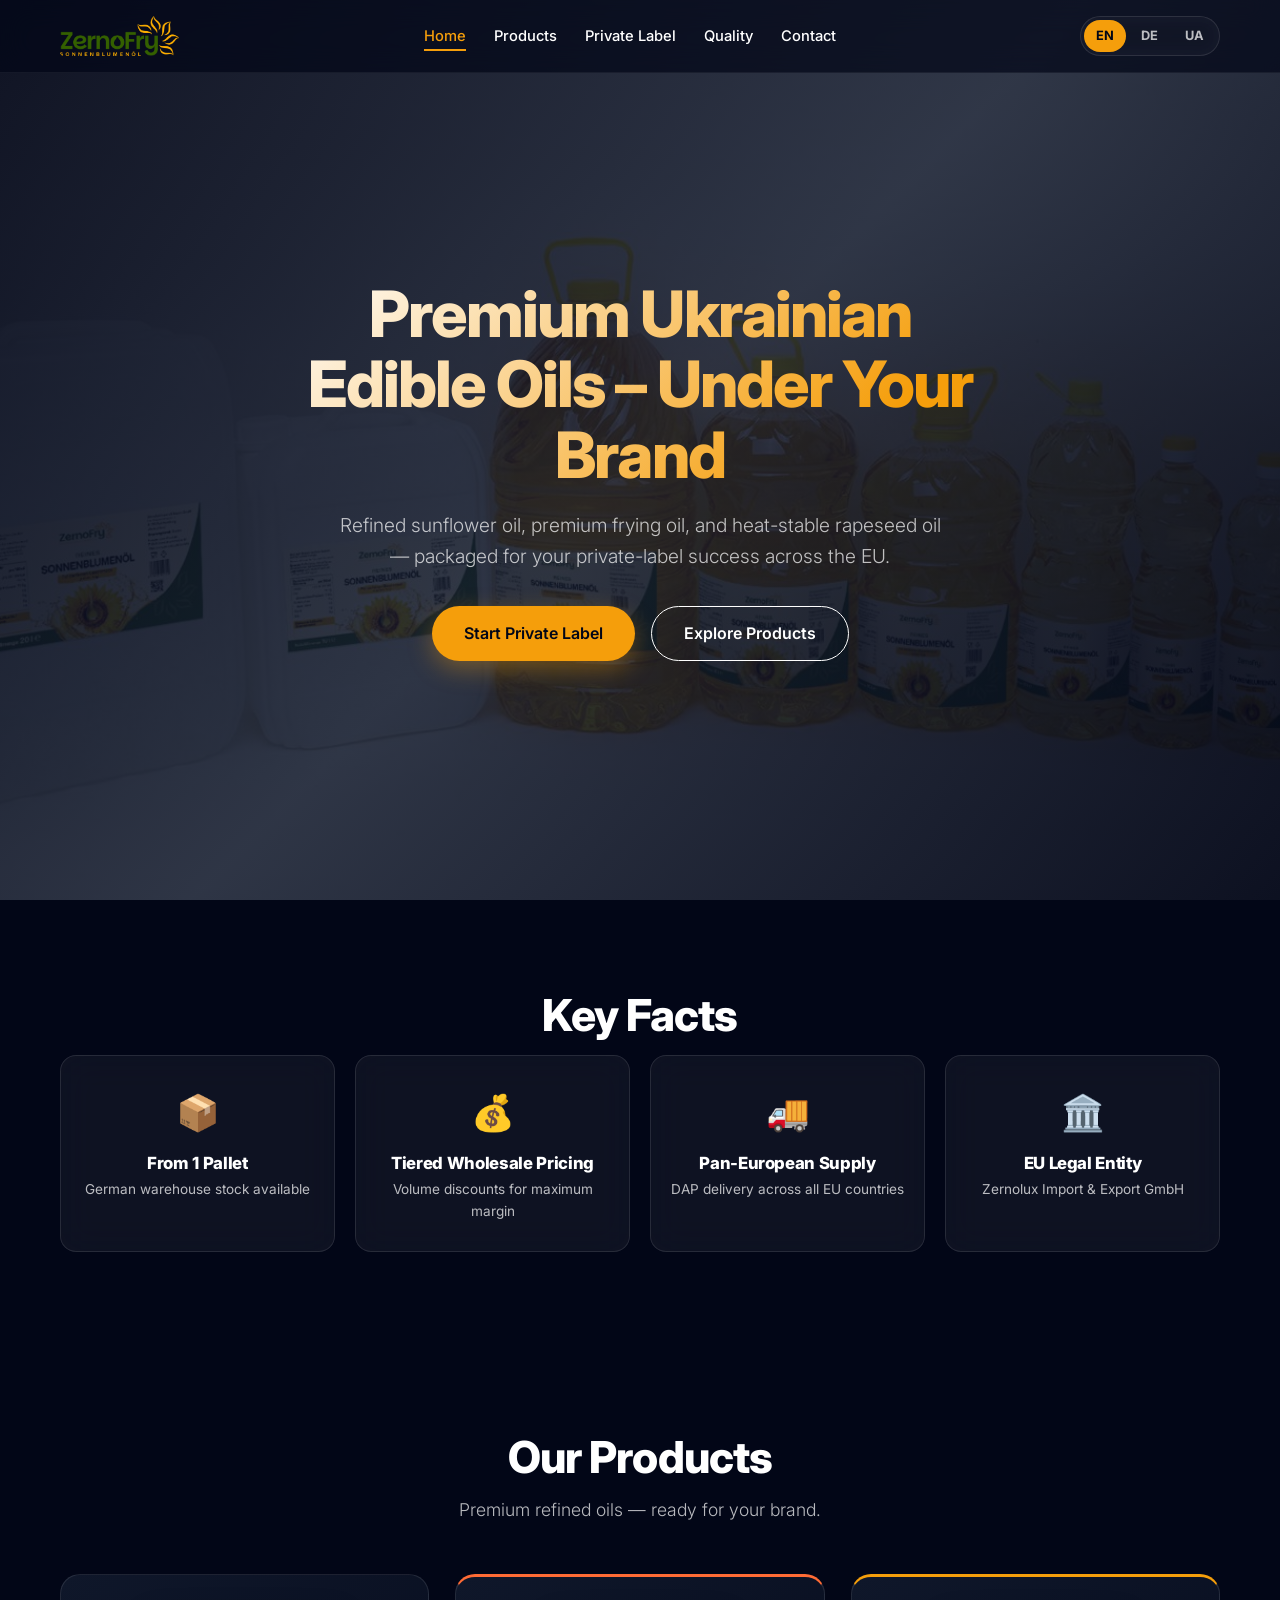
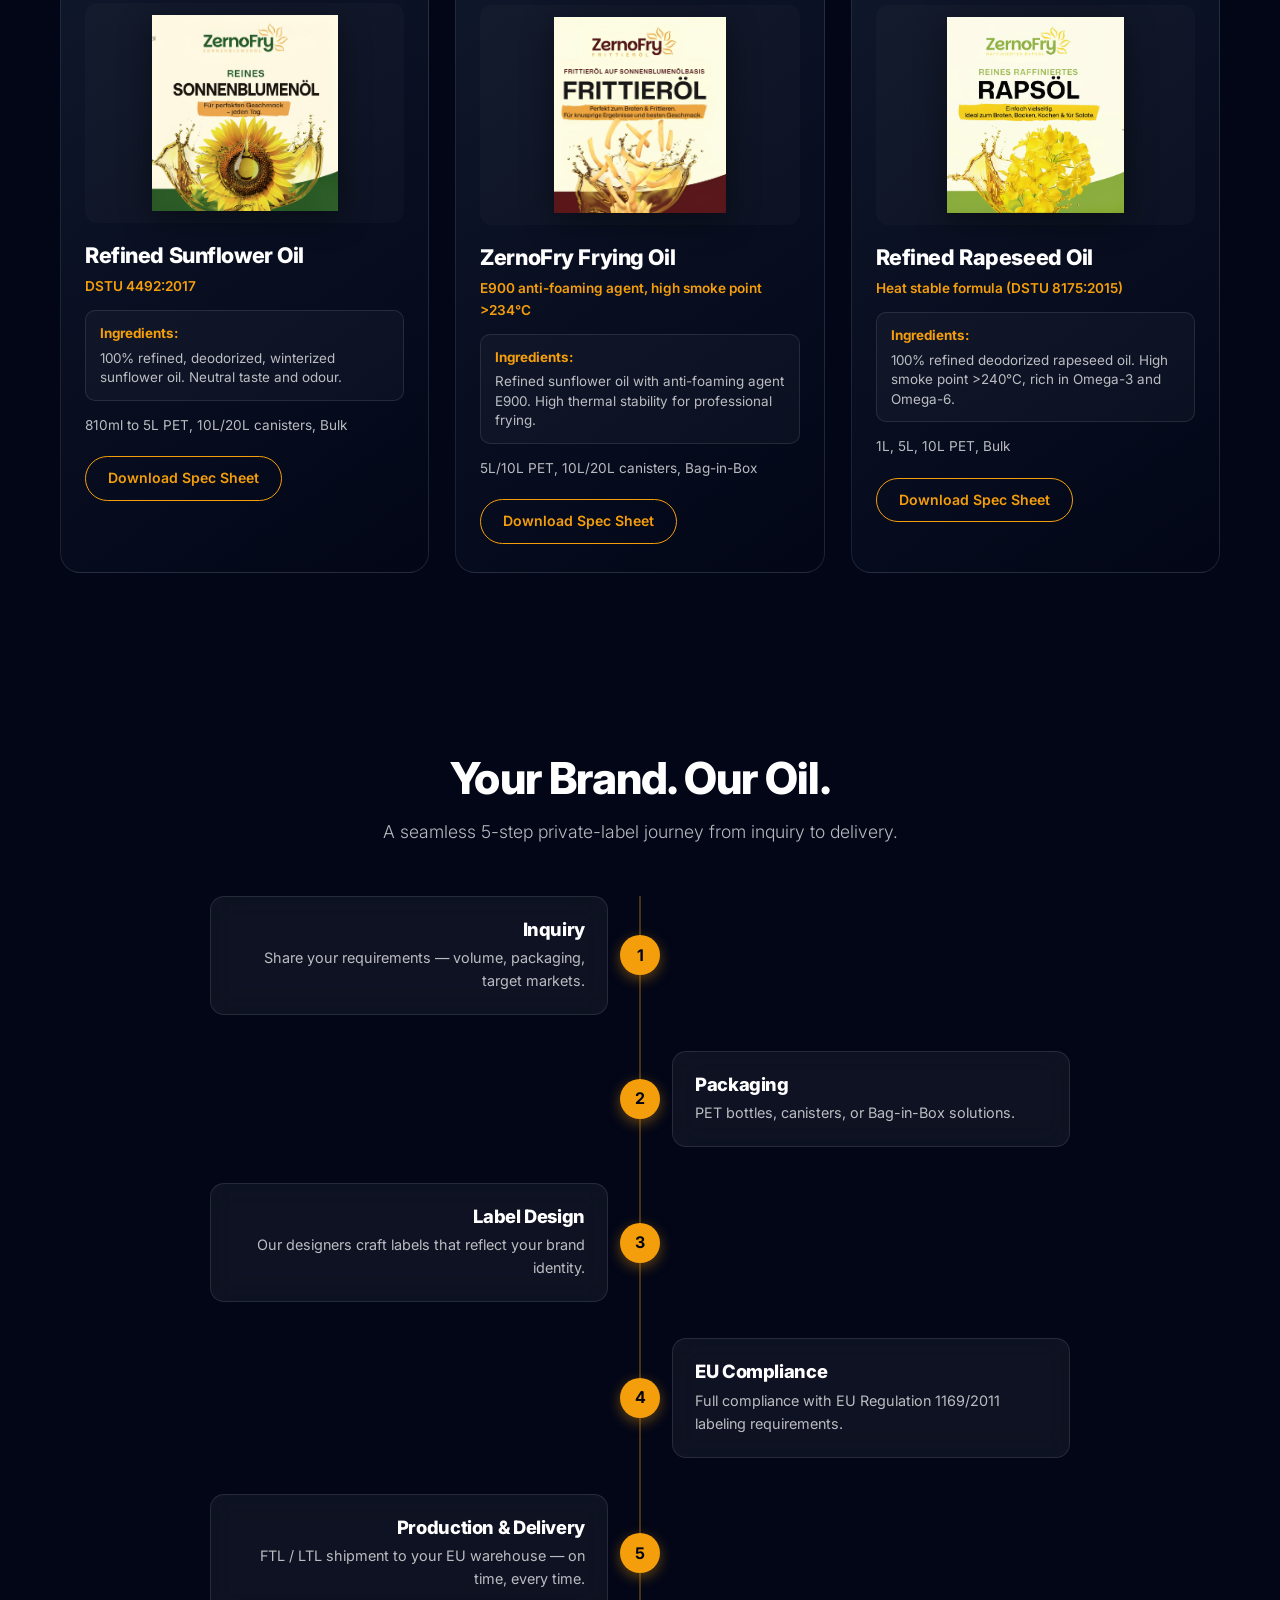
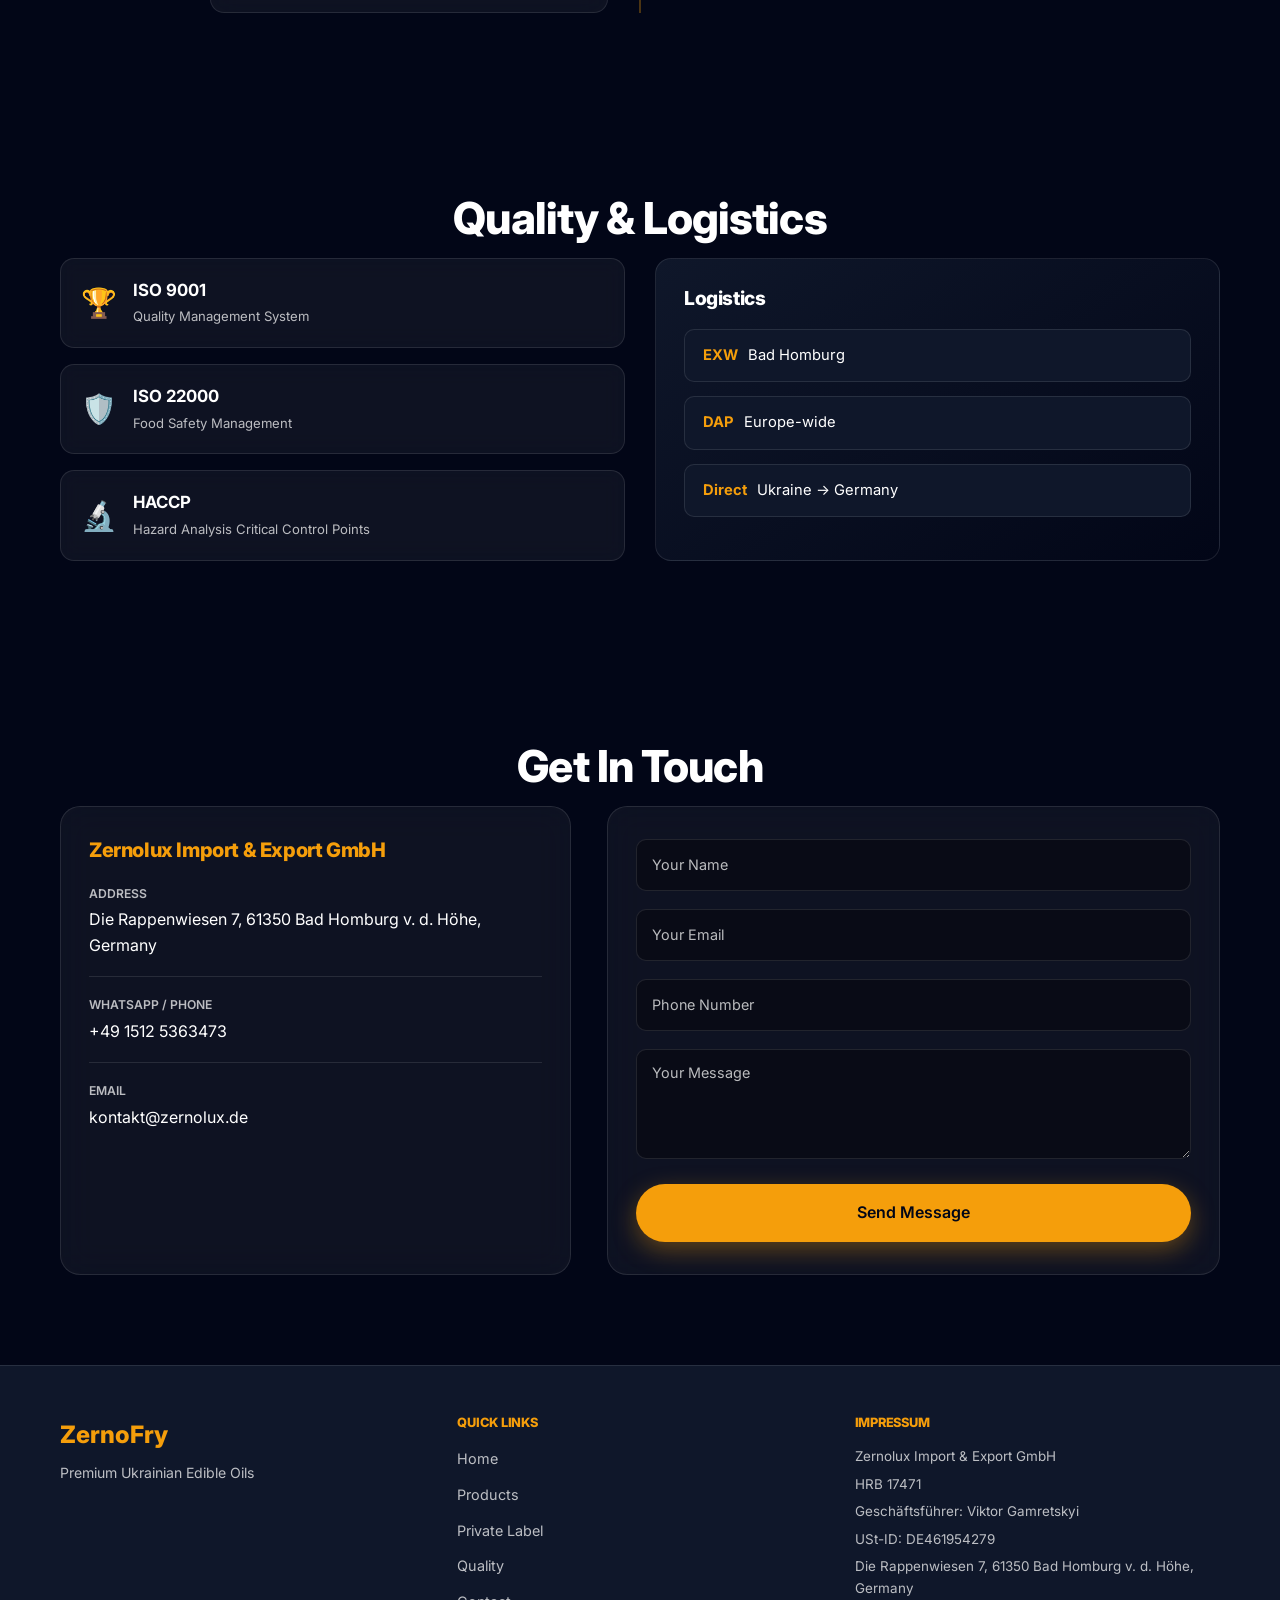
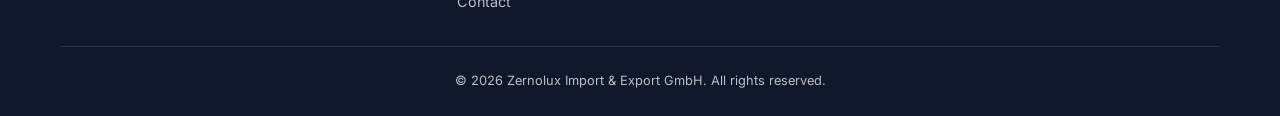
<file: index.html>
<!doctype html>
<html lang="en">
  <head>
    <meta charset="UTF-8" />
    <meta
      name="viewport"
      content="width=device-width, initial-scale=1.0, maximum-scale=5.0"
    />
    <meta
      name="description"
      content="Zernolux Import & Export GmbH – Premium Ukrainian edible oils for private-label B2B distribution across the EU."
    />
    <meta name="theme-color" content="#020617" />
    <link rel="preconnect" href="https://fonts.googleapis.com" />
    <link rel="preconnect" href="https://fonts.gstatic.com" crossorigin />
    <link
      href="https://fonts.googleapis.com/css2?family=Inter:wght@300;400;500;600;700;800;900&display=swap"
      rel="stylesheet"
    />
    <link rel="stylesheet" href="css/style.css" />
    <title data-i18n="meta.title">Zernolux Import & Export GmbH</title>
  </head>
  <body>
    <!-- ================================================================== -->
    <!--  HEADER / NAVIGATION                                               -->
    <!-- ================================================================== -->
    <header class="header" id="header">
      <div class="header__container container">
        <a href="#hero" class="logo" aria-label="ZernoFry">
          <img src="images/logo.jpg" alt="ZernoFry Logo" class="logo__img" />
        </a>

        <!-- Навігація (десктоп + мобільна шторка) -->
        <nav class="nav" id="nav">
          <ul class="nav__list">
            <li>
              <a href="#hero" class="nav__link active" data-i18n="nav.home"
                >Home</a
              >
            </li>
            <li>
              <a href="#products" class="nav__link" data-i18n="nav.products"
                >Products</a
              >
            </li>
            <li>
              <a
                href="#private-label"
                class="nav__link"
                data-i18n="nav.privateLabel"
                >Private Label</a
              >
            </li>
            <li>
              <a href="#quality" class="nav__link" data-i18n="nav.quality"
                >Quality</a
              >
            </li>
            <li>
              <a href="#contact" class="nav__link" data-i18n="nav.contact"
                >Contact</a
              >
            </li>
          </ul>
        </nav>

        <div class="header__actions">
          <div class="lang-switcher" id="langSwitcher">
            <button class="lang-btn active" data-lang="en" data-i18n="lang.en">
              EN
            </button>
            <button class="lang-btn" data-lang="de" data-i18n="lang.de">
              DE
            </button>
            <button class="lang-btn" data-lang="uk" data-i18n="lang.uk">
              UA
            </button>
          </div>

          <!-- Кнопка гамбургер-меню для телефонів -->
          <button
            class="nav-toggle"
            id="navToggle"
            aria-label="Open menu"
            aria-expanded="false"
          >
            <span class="nav-toggle__bar"></span>
            <span class="nav-toggle__bar"></span>
            <span class="nav-toggle__bar"></span>
          </button>
        </div>
      </div>
    </header>

    <!-- Мобільна підкладка при відкритому меню -->
    <div class="nav-overlay" id="navOverlay"></div>

    <!-- ================================================================== -->
    <!--  HERO SECTION                                                      -->
    <!-- ================================================================== -->
    <section class="hero" id="hero">
      <div
        class="hero__bg"
        style="background-image: url(&quot;images/sunflower-lineup.jpg&quot;)"
      ></div>
      <div class="hero__overlay"></div>
      <div class="hero__content container">
        <h1 class="hero__title" data-i18n="hero.headline">
          Premium Ukrainian Edible Oils – Under Your Brand
        </h1>
        <p class="hero__subtitle" data-i18n="hero.subtitle">
          Refined sunflower oil, premium frying oil, and heat-stable rapeseed
          oil — packaged for your private-label success across the EU.
        </p>
        <div class="hero__cta-group">
          <a
            href="#contact"
            class="btn btn--primary"
            data-i18n="hero.cta.primary"
            >Start Private Label</a
          >
          <a
            href="#products"
            class="btn btn--secondary"
            data-i18n="hero.cta.secondary"
            >Explore Products</a
          >
        </div>
      </div>
    </section>

    <!-- ================================================================== -->
    <!--  KEY FACTS SECTION                                                 -->
    <!-- ================================================================== -->
    <section class="facts section" id="facts">
      <div class="container">
        <h2 class="section__title" data-i18n="keyFacts.title">Key Facts</h2>
        <div class="facts__grid">
          <div class="fact-card reveal">
            <div class="fact-card__icon">📦</div>
            <div class="fact-card__content">
              <h3 class="fact-card__title" data-i18n="keyFacts.fact1">
                From 1 Pallet
              </h3>
              <p class="fact-card__text" data-i18n="keyFacts.fact1.sub">
                German warehouse stock available
              </p>
            </div>
          </div>
          <div class="fact-card reveal">
            <div class="fact-card__icon">💰</div>
            <div class="fact-card__content">
              <h3 class="fact-card__title" data-i18n="keyFacts.fact2">
                Tiered Wholesale Pricing
              </h3>
              <p class="fact-card__text" data-i18n="keyFacts.fact2.sub">
                Volume discounts for maximum margin
              </p>
            </div>
          </div>
          <div class="fact-card reveal">
            <div class="fact-card__icon">🚚</div>
            <div class="fact-card__content">
              <h3 class="fact-card__title" data-i18n="keyFacts.fact3">
                Pan-European Supply
              </h3>
              <p class="fact-card__text" data-i18n="keyFacts.fact3.sub">
                DAP delivery across all EU countries
              </p>
            </div>
          </div>
          <div class="fact-card reveal">
            <div class="fact-card__icon">🏛️</div>
            <div class="fact-card__content">
              <h3 class="fact-card__title" data-i18n="keyFacts.fact4">
                EU Legal Entity
              </h3>
              <p class="fact-card__text" data-i18n="keyFacts.fact4.sub">
                Zernolux Import &amp; Export GmbH
              </p>
            </div>
          </div>
        </div>
      </div>
    </section>

    <!-- ================================================================== -->
    <!--  PRODUCTS SECTION                                                  -->
    <!-- ================================================================== -->
    <section class="products section" id="products">
      <div class="container">
        <h2 class="section__title" data-i18n="products.title">Our Products</h2>
        <p class="section__subtitle" data-i18n="products.subtitle">
          Premium refined oils — ready for your brand.
        </p>

        <div class="products__grid">
          <!-- Картка 1: Соняшникова олія -->
          <div class="product-card product-card--sunflower reveal">
            <div class="product-card__image">
              <img
                src="images/sunflower-photo.jpg"
                alt="Refined Sunflower Oil"
                class="product-card__photo"
                loading="lazy"
              />
            </div>
            <div class="product-card__body">
              <h3 class="product-card__title" data-i18n="products.card1.title">
                Refined Sunflower Oil
              </h3>
              <p class="product-card__spec" data-i18n="products.card1.spec">
                DSTU 4492:2017
              </p>

              <div class="product-card__ingredients">
                <strong data-i18n="products.ingredientsTitle"
                  >Ingredients:</strong
                >
                <p data-i18n="products.card1.ingredients">
                  100% refined, deodorized, winterized sunflower oil. Neutral
                  taste and odour.
                </p>
              </div>

              <p
                class="product-card__packaging"
                data-i18n="products.card1.packaging"
              >
                810ml to 5L PET, 10L/20L canisters, Bulk
              </p>
              <a
                href="docs/Produktspezifikation EN.pdf"
                data-i18n="products.card1.cta"
                data-i18n-href="products.card1.pdf"
                class="product-card__cta btn btn--small"
                target="_blank"
                rel="noopener"
                >Download Spec Sheet</a
              >
            </div>
          </div>

          <!-- Картка 2: Фритюрна олія ZernoFry -->
          <div class="product-card product-card--frying reveal">
            <div class="product-card__image">
              <img
                src="images/frying-photo.jpg"
                alt="ZernoFry Frying Oil"
                class="product-card__photo"
                loading="lazy"
              />
            </div>
            <div class="product-card__body">
              <h3 class="product-card__title" data-i18n="products.card2.title">
                ZernoFry Frying Oil
              </h3>
              <p
                class="product-card__features"
                data-i18n="products.card2.features"
              >
                E900 anti-foaming agent, high smoke point >234°C
              </p>

              <div class="product-card__ingredients">
                <strong data-i18n="products.ingredientsTitle"
                  >Ingredients:</strong
                >
                <p data-i18n="products.card2.ingredients">
                  Refined sunflower oil with anti-foaming agent E900. High
                  thermal stability for professional frying.
                </p>
              </div>

              <p
                class="product-card__packaging"
                data-i18n="products.card2.packaging"
              >
                5L/10L PET, 10L/20L canisters, Bag-in-Box
              </p>
              <a
                href="docs/Produktspezifikation EN.pdf"
                data-i18n="products.card2.cta"
                data-i18n-href="products.card2.pdf"
                class="product-card__cta btn btn--small"
                target="_blank"
                rel="noopener"
                >Download Spec Sheet</a
              >
            </div>
          </div>

          <!-- Картка 3: Ріпакова олія -->
          <div class="product-card product-card--rapeseed reveal">
            <div class="product-card__image">
              <img
                src="images/rapeseed-photo.jpg"
                alt="Refined Rapeseed Oil"
                class="product-card__photo"
                loading="lazy"
              />
            </div>
            <div class="product-card__body">
              <h3 class="product-card__title" data-i18n="products.card3.title">
                Refined Rapeseed Oil
              </h3>
              <p
                class="product-card__features"
                data-i18n="products.card3.features"
              >
                Heat stable formula (DSTU 8175:2015)
              </p>

              <div class="product-card__ingredients">
                <strong data-i18n="products.ingredientsTitle"
                  >Ingredients:</strong
                >
                <p data-i18n="products.card3.ingredients">
                  100% refined deodorized rapeseed oil. High smoke point >240°C,
                  rich in Omega-3 and Omega-6.
                </p>
              </div>

              <p
                class="product-card__packaging"
                data-i18n="products.card3.packaging"
              >
                1L, 5L, 10L PET, Bulk
              </p>
              <a
                href="docs/Zernolux_Rapeseed_Oil_Specification_EN_.pdf"
                data-i18n="products.card3.cta"
                data-i18n-href="products.card3.pdf"
                class="product-card__cta btn btn--small"
                target="_blank"
                rel="noopener"
                >Download Spec Sheet</a
              >
            </div>
          </div>
        </div>
      </div>
    </section>

    <!-- ================================================================== -->
    <!--  PRIVATE LABEL TIMELINE                                            -->
    <!-- ================================================================== -->
    <section class="private-label section" id="private-label">
      <div class="container">
        <h2 class="section__title" data-i18n="privateLabel.title">
          Your Brand. Our Oil.
        </h2>
        <p class="section__subtitle" data-i18n="privateLabel.subtitle">
          A seamless 5-step private-label journey from inquiry to delivery.
        </p>

        <div class="timeline" id="timeline">
          <div class="timeline__steps">
            <div class="timeline__step reveal">
              <div class="timeline__step-number">1</div>
              <div class="timeline__step-content">
                <h3 class="timeline__step-title" data-i18n="privateLabel.step1">
                  Inquiry
                </h3>
                <p
                  class="timeline__step-desc"
                  data-i18n="privateLabel.step1.detail"
                >
                  Share your requirements — volume, packaging, target markets.
                </p>
              </div>
            </div>

            <div class="timeline__step reveal">
              <div class="timeline__step-number">2</div>
              <div class="timeline__step-content">
                <h3 class="timeline__step-title" data-i18n="privateLabel.step2">
                  Packaging
                </h3>
                <p
                  class="timeline__step-desc"
                  data-i18n="privateLabel.step2.detail"
                >
                  PET bottles, canisters, or Bag-in-Box solutions.
                </p>
              </div>
            </div>

            <div class="timeline__step reveal">
              <div class="timeline__step-number">3</div>
              <div class="timeline__step-content">
                <h3 class="timeline__step-title" data-i18n="privateLabel.step3">
                  Label Design
                </h3>
                <p
                  class="timeline__step-desc"
                  data-i18n="privateLabel.step3.detail"
                >
                  Our designers craft labels that reflect your brand identity.
                </p>
              </div>
            </div>

            <div class="timeline__step reveal">
              <div class="timeline__step-number">4</div>
              <div class="timeline__step-content">
                <h3 class="timeline__step-title" data-i18n="privateLabel.step4">
                  EU Compliance
                </h3>
                <p
                  class="timeline__step-desc"
                  data-i18n="privateLabel.step4.detail"
                >
                  Full compliance with EU Regulation 1169/2011 labeling
                  requirements.
                </p>
              </div>
            </div>

            <div class="timeline__step reveal">
              <div class="timeline__step-number">5</div>
              <div class="timeline__step-content">
                <h3 class="timeline__step-title" data-i18n="privateLabel.step5">
                  Production &amp; Delivery
                </h3>
                <p
                  class="timeline__step-desc"
                  data-i18n="privateLabel.step5.detail"
                >
                  FTL / LTL shipment to your EU warehouse — on time, every time.
                </p>
              </div>
            </div>
          </div>
        </div>
      </div>
    </section>

    <!-- ================================================================== -->
    <!--  QUALITY & LOGISTICS SECTION                                       -->
    <!-- ================================================================== -->
    <section class="quality section" id="quality">
      <div class="container">
        <h2 class="section__title" data-i18n="quality.title">
          Quality &amp; Logistics
        </h2>

        <div class="quality__grid">
          <div class="quality__badges reveal">
            <div class="badge-item">
              <div class="badge-item__icon">🏆</div>
              <div class="badge-item__text">
                <strong data-i18n="quality.iso9001">ISO 9001</strong>
                <span data-i18n="quality.iso9001.detail"
                  >Quality Management</span
                >
              </div>
            </div>

            <div class="badge-item">
              <div class="badge-item__icon">🛡️</div>
              <div class="badge-item__text">
                <strong data-i18n="quality.iso22000">ISO 22000</strong>
                <span data-i18n="quality.iso22000.detail"
                  >Food Safety Management</span
                >
              </div>
            </div>

            <div class="badge-item">
              <div class="badge-item__icon">🔬</div>
              <div class="badge-item__text">
                <strong data-i18n="quality.haccp">HACCP</strong>
                <span data-i18n="quality.haccp.detail"
                  >Hazard Analysis & Critical Control Points</span
                >
              </div>
            </div>
          </div>

          <div class="logistics__card reveal">
            <h3 class="logistics__title" data-i18n="logistics.title">
              Logistics
            </h3>
            <div class="logistics__grid">
              <div class="logistics__item">
                <strong data-i18n="logistics.exw.tag">EXW</strong>
                <span data-i18n="logistics.exw.text">Bad Homburg</span>
              </div>
              <div class="logistics__item">
                <strong data-i18n="logistics.dap.tag">DAP</strong>
                <span data-i18n="logistics.dap.text">Europe-wide</span>
              </div>
              <div class="logistics__item">
                <strong data-i18n="logistics.routes.tag">Direct</strong>
                <span data-i18n="logistics.routes.text">Ukraine → Germany</span>
              </div>
            </div>
          </div>
        </div>
      </div>
    </section>

    <!-- ================================================================== -->
    <!--  CONTACT SECTION                                                   -->
    <!-- ================================================================== -->
    <section class="contact section" id="contact">
      <div class="container">
        <h2 class="section__title" data-i18n="contact.title">Get In Touch</h2>

        <div class="contact__grid">
          <div class="direct-contact reveal">
            <h3
              class="direct-contact__title"
              data-i18n="contact.direct.company"
            >
              Zernolux Import &amp; Export GmbH
            </h3>

            <div class="direct-contact__item">
              <span
                class="direct-contact__label"
                data-i18n="contact.direct.addressLabel"
                >Address</span
              >
              <span class="direct-contact__value">
                Die Rappenwiesen 7, 61350 Bad Homburg v. d. Höhe, Germany
              </span>
            </div>

            <div class="direct-contact__item">
              <span
                class="direct-contact__label"
                data-i18n="contact.direct.phoneLabel"
                >WhatsApp / Phone</span
              >
              <span class="direct-contact__value">+49 1512 5363473</span>
            </div>

            <div class="direct-contact__item">
              <span
                class="direct-contact__label"
                data-i18n="contact.direct.emailLabel"
                >Email</span
              >
              <span class="direct-contact__value">kontakt@zernolux.de</span>
            </div>
          </div>

          <form class="contact-form reveal" id="contactForm">
            <div class="form-group">
              <input
                type="text"
                id="name"
                name="name"
                class="form-input"
                required
                placeholder=" "
              />
              <label class="form-label" for="name" data-i18n="contact.form.name"
                >Your Name</label
              >
            </div>

            <div class="form-group">
              <input
                type="email"
                id="email"
                name="email"
                class="form-input"
                required
                placeholder=" "
              />
              <label
                class="form-label"
                for="email"
                data-i18n="contact.form.email"
                >Your Email</label
              >
            </div>

            <div class="form-group">
              <input
                type="tel"
                id="phone"
                name="phone"
                class="form-input"
                placeholder=" "
              />
              <label
                class="form-label"
                for="phone"
                data-i18n="contact.form.phone"
                >Phone Number</label
              >
            </div>

            <div class="form-group">
              <textarea
                id="message"
                name="message"
                class="form-input form-textarea"
                rows="4"
                required
                placeholder=" "
              ></textarea>
              <label
                class="form-label"
                for="message"
                data-i18n="contact.form.message"
                >Your Message</label
              >
            </div>

            <button
              type="submit"
              class="btn btn--primary btn--lg"
              data-i18n="contact.form.submit"
            >
              Send Message
            </button>
          </form>
        </div>
      </div>
    </section>

    <!-- ================================================================== -->
    <!--  FOOTER                                                            -->
    <!-- ================================================================== -->
    <footer class="footer">
      <div class="container">
        <div class="footer__grid">
          <div class="footer__col">
            <div class="footer__brand" data-i18n="brand.name">ZernoFry</div>
            <p class="footer__tagline" data-i18n="footer.tagline">
              Premium Ukrainian Edible Oils
            </p>
          </div>

          <div class="footer__col">
            <h4 class="footer__heading" data-i18n="footer.links">
              Quick Links
            </h4>
            <ul class="footer__links">
              <li><a href="#hero" data-i18n="nav.home">Home</a></li>
              <li><a href="#products" data-i18n="nav.products">Products</a></li>
              <li>
                <a href="#private-label" data-i18n="nav.privateLabel"
                  >Private Label</a
                >
              </li>
              <li><a href="#quality" data-i18n="nav.quality">Quality</a></li>
              <li><a href="#contact" data-i18n="nav.contact">Contact</a></li>
            </ul>
          </div>

          <div class="footer__col">
            <h4 class="footer__heading" data-i18n="footer.impressum">
              Impressum
            </h4>
            <div class="impressum">
              <p data-i18n="footer.company">
                Zernolux Import &amp; Export GmbH
              </p>
              <p data-i18n="footer.hrb">HRB 17471</p>
              <p data-i18n="footer.geschafter">
                Geschäftsführer: Viktor Gamretskyi
              </p>
              <p data-i18n="footer.ust">USt-ID: DE461954279</p>
              <p data-i18n="footer.address">
                Die Rappenwiesen 7, 61350 Bad Homburg v. d. Höhe, Germany
              </p>
            </div>
          </div>
        </div>

        <div class="footer__bottom">
          <p data-i18n="footer.copyright">
            © 2026 Zernolux Import &amp; Export GmbH. All rights reserved.
          </p>
        </div>
      </div>
    </footer>

    <!-- Кнопка повернення вгору -->
    <button class="back-to-top" id="backToTop" aria-label="Back to top">
      <svg
        width="24"
        height="24"
        viewBox="0 0 24 24"
        fill="none"
        xmlns="http://www.w3.org/2000/svg"
      >
        <path
          d="M12 19V5M12 5L5 12M12 5l7 7"
          stroke="currentColor"
          stroke-width="2"
          stroke-linecap="round"
          stroke-linejoin="round"
        />
      </svg>
    </button>

    <script src="js/translations.js"></script>
    <script src="js/main.js"></script>
  </body>
</html>
</file>
<file: css/style.css>
/* =========================================================
   ZernoFry — Adaptive B2B Stylesheet
   - Navy Blue & Gold design system
   - Full Mobile Responsiveness (320px - 1440px+)
   - Touch-first optimization & no horizontal overflow
   ========================================================= */

/* ---------- CSS Variables ---------- */
:root {
  --navy-dark: #0f172a;
  --navy-black: #020617;
  --white: #ffffff;
  --gold: #f59e0b;
  --gold-light: #fcd34d;
  --glass-bg: rgba(255, 255, 255, 0.05);
  --glass-border: rgba(255, 255, 255, 0.1);
  --text-primary: #ffffff;
  --text-secondary: rgba(255, 255, 255, 0.72);
  --shadow-lg: 0 16px 40px rgba(0, 0, 0, 0.4);
  --shadow-xl: 0 24px 60px rgba(0, 0, 0, 0.55);
  --ease: cubic-bezier(0.165, 0.84, 0.44, 1);
  --container: 1200px;
  --header-height: 80px;
}

/* ---------- Reset & Base ---------- */
*,
*::before,
*::after {
  box-sizing: border-box;
  margin: 0;
  padding: 0;
}

html {
  scroll-behavior: smooth;
  scroll-padding-top: var(--header-height);
  font-size: 16px;
  -webkit-text-size-adjust: 100%;
}

body {
  font-family:
    "Inter",
    system-ui,
    -apple-system,
    BlinkMacSystemFont,
    "Segoe UI",
    Roboto,
    sans-serif;
  background-color: var(--navy-black);
  color: var(--text-primary);
  line-height: 1.6;
  overflow-x: hidden;
  width: 100%;
  position: relative;
}

/* Блокування скролу сторінки, коли відкрите мобільне меню */
body.menu-open {
  overflow: hidden;
}

img {
  max-width: 100%;
  height: auto;
  display: block;
}

a {
  color: inherit;
  text-decoration: none;
}

ul {
  list-style: none;
}

button {
  font: inherit;
  cursor: pointer;
  border: none;
  background: none;
  color: inherit;
}

h1,
h2,
h3,
h4 {
  font-family: "Inter", system-ui, sans-serif;
  font-weight: 800;
  line-height: 1.15;
  letter-spacing: -0.02em;
}

.container {
  width: 100%;
  max-width: var(--container);
  margin-inline: auto;
  padding-inline: 20px;
}

section {
  position: relative;
  padding-block: 90px;
}

/* ---------- Typography & Titles ---------- */
.section__title {
  font-size: clamp(1.85rem, 5vw, 2.75rem);
  text-align: center;
  margin-bottom: 14px;
}

.section__subtitle {
  text-align: center;
  color: var(--text-secondary);
  font-size: clamp(0.95rem, 2.5vw, 1.1rem);
  max-width: 620px;
  margin-inline: auto;
  margin-bottom: 50px;
  font-weight: 300;
}

/* ---------- Buttons ---------- */
.btn {
  display: inline-flex;
  align-items: center;
  justify-content: center;
  gap: 10px;
  font-weight: 600;
  font-size: 1rem;
  min-height: 50px;
  padding: 14px 32px;
  border-radius: 999px;
  transition: all 0.3s var(--ease);
  text-align: center;
  cursor: pointer;
}

.btn--primary {
  background: var(--gold);
  color: var(--navy-black);
  box-shadow: 0 8px 24px rgba(245, 158, 11, 0.35);
}

.btn--primary:hover {
  background: var(--gold-light);
  transform: translateY(-2px);
  box-shadow: 0 14px 32px rgba(245, 158, 11, 0.45);
}

.btn--secondary {
  background: transparent;
  color: var(--white);
  border: 1.5px solid var(--white);
}

.btn--secondary:hover {
  background: var(--white);
  color: var(--navy-black);
  transform: translateY(-2px);
}

.btn--small {
  min-height: 44px;
  padding: 10px 22px;
  font-size: 0.88rem;
}

.btn--lg {
  width: 100%;
  padding: 16px 28px;
}

/* ---------- Header & Navigation ---------- */
.header {
  position: fixed;
  top: 0;
  left: 0;
  right: 0;
  z-index: 1000;
  padding-block: 16px;
  transition: all 0.3s var(--ease);
  background: rgba(2, 6, 23, 0.7);
  backdrop-filter: blur(14px);
  -webkit-backdrop-filter: blur(14px);
  border-bottom: 1px solid rgba(255, 255, 255, 0.06);
}

.header.scrolled {
  padding-block: 10px;
  background: rgba(2, 6, 23, 0.94);
  border-bottom-color: rgba(245, 158, 11, 0.25);
  box-shadow: 0 4px 20px rgba(0, 0, 0, 0.5);
}

.header__container {
  display: flex;
  align-items: center;
  justify-content: space-between;
  gap: 16px;
}

.logo {
  display: flex;
  align-items: center;
  text-decoration: none;
  z-index: 1002;
  flex-shrink: 0;
}

.logo__img {
  height: 40px;
  width: auto;
  object-fit: contain;
  border-radius: 4px;
}

/* Desktop Menu */
.nav__list {
  display: flex;
  align-items: center;
  gap: 28px;
}

.nav__link {
  font-weight: 500;
  font-size: 0.92rem;
  color: var(--white);
  position: relative;
  padding-block: 6px;
  transition: color 0.3s var(--ease);
}

.nav__link:hover,
.nav__link.active {
  color: var(--gold);
}

.nav__link::after {
  content: "";
  position: absolute;
  bottom: 0;
  left: 0;
  width: 0;
  height: 2px;
  background: var(--gold);
  transition: width 0.3s var(--ease);
}

.nav__link.active::after,
.nav__link:hover::after {
  width: 100%;
}

.header__actions {
  display: flex;
  align-items: center;
  gap: 12px;
  z-index: 1002;
}

/* Language Switcher */
.lang-switcher {
  display: flex;
  gap: 3px;
  background: var(--glass-bg);
  border: 1px solid var(--glass-border);
  border-radius: 999px;
  padding: 3px;
  backdrop-filter: blur(10px);
}

.lang-btn {
  padding: 6px 12px;
  border-radius: 999px;
  font-size: 0.8rem;
  font-weight: 700;
  color: var(--text-secondary);
  transition: all 0.2s var(--ease);
}

.lang-btn:hover {
  color: var(--white);
}

.lang-btn.active {
  background: var(--gold);
  color: var(--navy-black);
}

/* Burger Toggle Button */
.nav-toggle {
  display: none;
  flex-direction: column;
  justify-content: center;
  gap: 5px;
  width: 42px;
  height: 42px;
  padding: 8px;
  border-radius: 8px;
  background: var(--glass-bg);
  border: 1px solid var(--glass-border);
}

.nav-toggle__bar {
  width: 100%;
  height: 2px;
  background-color: var(--white);
  border-radius: 2px;
  transition:
    transform 0.3s var(--ease),
    opacity 0.3s var(--ease);
}

.nav-toggle.active .nav-toggle__bar:nth-child(1) {
  transform: translateY(7px) rotate(45deg);
}
.nav-toggle.active .nav-toggle__bar:nth-child(2) {
  opacity: 0;
}
.nav-toggle.active .nav-toggle__bar:nth-child(3) {
  transform: translateY(-7px) rotate(-45deg);
}

.nav-overlay {
  display: none;
}

/* ---------- Hero ---------- */
.hero {
  min-height: 100vh;
  min-height: 100dvh;
  position: relative;
  display: flex;
  align-items: center;
  justify-content: center;
  overflow: hidden;
  padding-top: calc(var(--header-height) + 20px);
  padding-bottom: 60px;
}

.hero__bg {
  position: absolute;
  inset: 0;
  background-size: cover;
  background-position: center;
  transform: scale(1.05);
}

.hero__overlay {
  position: absolute;
  inset: 0;
  background: linear-gradient(
    135deg,
    rgba(2, 6, 23, 0.94) 0%,
    rgba(15, 23, 42, 0.85) 50%,
    rgba(2, 6, 23, 0.95) 100%
  );
  z-index: 1;
}

.hero__content {
  position: relative;
  z-index: 2;
  text-align: center;
  max-width: 760px;
}

.hero__title {
  font-size: clamp(2rem, 6.5vw, 4rem);
  font-weight: 800;
  letter-spacing: -0.03em;
  line-height: 1.1;
  margin-bottom: 20px;
  background: linear-gradient(135deg, var(--white) 0%, var(--gold) 80%);
  -webkit-background-clip: text;
  -webkit-text-fill-color: transparent;
  background-clip: text;
}

.hero__subtitle {
  font-size: clamp(1rem, 2.5vw, 1.2rem);
  color: var(--text-secondary);
  font-weight: 300;
  max-width: 620px;
  margin-inline: auto;
  margin-bottom: 34px;
}

.hero__cta-group {
  display: flex;
  gap: 16px;
  justify-content: center;
  flex-wrap: wrap;
}

/* ---------- Key Facts ---------- */
.facts__grid {
  display: grid;
  grid-template-columns: repeat(4, 1fr);
  gap: 20px;
}

.fact-card {
  background: var(--glass-bg);
  border: 1px solid var(--glass-border);
  border-radius: 16px;
  padding: 28px 20px;
  text-align: center;
  backdrop-filter: blur(16px);
  transition:
    transform 0.3s var(--ease),
    border-color 0.3s var(--ease);
}

.fact-card:hover {
  transform: translateY(-6px);
  border-color: var(--gold);
}

.fact-card__icon {
  font-size: 2.2rem;
  margin-bottom: 14px;
}

.fact-card__title {
  font-size: 1.05rem;
  margin-bottom: 6px;
  color: var(--white);
}

.fact-card__text {
  font-size: 0.85rem;
  color: var(--text-secondary);
}

/* ---------- Products ---------- */
.products__grid {
  display: grid;
  grid-template-columns: repeat(3, 1fr);
  gap: 26px;
}

.product-card {
  background: linear-gradient(145deg, var(--navy-dark), var(--navy-black));
  border: 1px solid var(--glass-border);
  border-radius: 20px;
  padding: 28px 24px;
  display: flex;
  flex-direction: column;
  transition:
    transform 0.3s var(--ease),
    box-shadow 0.3s var(--ease);
}

.product-card:hover {
  transform: translateY(-6px);
  box-shadow: var(--shadow-xl);
  border-color: var(--gold);
}

.product-card--frying {
  border-top: 3px solid #ff6b35;
}

.product-card--rapeseed {
  border-top: 3px solid var(--gold);
}

.product-card__image {
  height: 220px;
  display: flex;
  align-items: center;
  justify-content: center;
  border-radius: 12px;
  background: rgba(255, 255, 255, 0.02);
  padding: 12px;
  margin-bottom: 20px;
}

.product-card__photo {
  max-height: 100%;
  width: auto;
  object-fit: contain;
  filter: drop-shadow(0 8px 16px rgba(0, 0, 0, 0.45));
}

.product-card__title {
  font-size: 1.35rem;
  margin-bottom: 8px;
}

.product-card__spec,
.product-card__features {
  font-size: 0.85rem;
  color: var(--gold);
  font-weight: 600;
  margin-bottom: 12px;
}

.product-card__ingredients {
  background: rgba(255, 255, 255, 0.03);
  border: 1px solid var(--glass-border);
  border-radius: 10px;
  padding: 12px 14px;
  margin-bottom: 14px;
  font-size: 0.84rem;
}

.product-card__ingredients strong {
  color: var(--gold);
  display: block;
  margin-bottom: 4px;
}

.product-card__ingredients p {
  color: var(--text-secondary);
  line-height: 1.45;
}

.product-card__packaging {
  font-size: 0.85rem;
  color: var(--text-secondary);
  margin-bottom: 20px;
}

.product-card__cta {
  margin-top: auto;
  border: 1px solid var(--gold);
  color: var(--gold);
  background: transparent;
}

.product-card__cta:hover {
  background: var(--gold);
  color: var(--navy-black);
}

/* ---------- Timeline ---------- */
.timeline {
  position: relative;
  max-width: 860px;
  margin-inline: auto;
}

.timeline::before {
  content: "";
  position: absolute;
  top: 0;
  bottom: 0;
  left: 50%;
  width: 2px;
  background: var(--gold);
  opacity: 0.3;
  transform: translateX(-50%);
}

.timeline__steps {
  display: flex;
  flex-direction: column;
  gap: 36px;
}

.timeline__step {
  position: relative;
  display: flex;
  align-items: center;
  width: 100%;
}

.timeline__step:nth-child(odd) {
  justify-content: flex-end;
}

.timeline__step:nth-child(odd) .timeline__step-content {
  margin-right: calc(50% + 32px);
  text-align: right;
}

.timeline__step:nth-child(even) .timeline__step-content {
  margin-left: calc(50% + 32px);
  text-align: left;
}

.timeline__step-number {
  position: absolute;
  left: 50%;
  transform: translateX(-50%);
  width: 40px;
  height: 40px;
  border-radius: 50%;
  background: var(--gold);
  color: var(--navy-black);
  display: flex;
  align-items: center;
  justify-content: center;
  font-weight: 700;
  z-index: 2;
  box-shadow: 0 4px 14px rgba(245, 158, 11, 0.4);
}

.timeline__step-content {
  width: calc(50% - 32px);
  background: var(--glass-bg);
  border: 1px solid var(--glass-border);
  border-radius: 14px;
  padding: 22px;
  backdrop-filter: blur(14px);
}

.timeline__step-title {
  font-size: 1.15rem;
  margin-bottom: 6px;
}

.timeline__step-desc {
  font-size: 0.9rem;
  color: var(--text-secondary);
}

/* ---------- Quality & Logistics ---------- */
.quality__grid {
  display: grid;
  grid-template-columns: 1fr 1fr;
  gap: 30px;
}

.quality__badges {
  display: flex;
  flex-direction: column;
  gap: 16px;
}

.badge-item {
  display: flex;
  align-items: center;
  gap: 16px;
  background: var(--glass-bg);
  border: 1px solid var(--glass-border);
  border-radius: 14px;
  padding: 18px 20px;
  backdrop-filter: blur(10px);
}

.badge-item__icon {
  font-size: 1.8rem;
}

.badge-item__text strong {
  display: block;
  font-size: 1.05rem;
}

.badge-item__text span {
  font-size: 0.82rem;
  color: var(--text-secondary);
}

.logistics__card {
  background: linear-gradient(145deg, var(--navy-dark), var(--navy-black));
  border: 1px solid var(--glass-border);
  border-radius: 16px;
  padding: 28px;
}

.logistics__title {
  font-size: 1.2rem;
  margin-bottom: 20px;
}

.logistics__grid {
  display: flex;
  flex-direction: column;
  gap: 14px;
}

.logistics__item {
  padding: 14px 18px;
  background: var(--navy-dark);
  border-radius: 10px;
  border: 1px solid var(--glass-border);
  display: flex;
  align-items: center;
  gap: 10px;
  font-size: 0.92rem;
}

.logistics__item strong {
  color: var(--gold);
}

/* ---------- Contact ---------- */
.contact__grid {
  display: grid;
  grid-template-columns: 1fr 1.2fr;
  gap: 36px;
}

.direct-contact,
.contact-form {
  background: var(--glass-bg);
  border: 1px solid var(--glass-border);
  border-radius: 20px;
  padding: 32px 28px;
  backdrop-filter: blur(16px);
}

.direct-contact__title {
  font-size: 1.25rem;
  color: var(--gold);
  margin-bottom: 22px;
}

.direct-contact__item {
  margin-bottom: 18px;
  padding-bottom: 18px;
  border-bottom: 1px solid var(--glass-border);
}

.direct-contact__item:last-child {
  border-bottom: none;
  margin-bottom: 0;
  padding-bottom: 0;
}

.direct-contact__label {
  display: block;
  font-size: 0.76rem;
  text-transform: uppercase;
  color: var(--text-secondary);
  font-weight: 600;
  margin-bottom: 4px;
}

.direct-contact__value {
  font-size: 1rem;
  word-break: break-word;
}

.contact-form {
  display: flex;
  flex-direction: column;
  gap: 18px;
}

.form-group {
  position: relative;
}

.form-input {
  width: 100%;
  padding: 16px;
  font-size: 1rem; /* 16px запобігає авто-зуму в мобільному Safari */
  background: rgba(0, 0, 0, 0.35);
  border: 1.5px solid var(--glass-border);
  border-radius: 10px;
  color: var(--white);
  transition: border-color 0.2s var(--ease);
}

.form-input:focus {
  outline: none;
  border-color: var(--gold);
  background: rgba(2, 6, 23, 0.8);
}

.form-label {
  position: absolute;
  left: 16px;
  top: 50%;
  transform: translateY(-50%);
  color: var(--text-secondary);
  font-size: 0.9rem;
  pointer-events: none;
  transition: all 0.2s var(--ease);
}

.form-textarea {
  resize: vertical;
  min-height: 110px;
}

.form-textarea + .form-label {
  top: 24px;
}

.form-input:focus + .form-label,
.form-input:not(:placeholder-shown) + .form-label {
  top: 0;
  font-size: 0.75rem;
  color: var(--gold);
  background: var(--navy-black);
  padding-inline: 6px;
}

/* ---------- Footer ---------- */
.footer {
  background: var(--navy-dark);
  border-top: 1px solid var(--glass-border);
  padding: 50px 0 24px;
}

.footer__grid {
  display: grid;
  grid-template-columns: repeat(3, 1fr);
  gap: 32px;
  padding-bottom: 32px;
  border-bottom: 1px solid var(--glass-border);
  margin-bottom: 24px;
}

.footer__brand {
  font-size: 1.5rem;
  font-weight: 800;
  color: var(--gold);
}

.footer__tagline {
  font-size: 0.88rem;
  color: var(--text-secondary);
  margin-top: 8px;
}

.footer__col h4 {
  font-size: 0.8rem;
  text-transform: uppercase;
  color: var(--gold);
  margin-bottom: 16px;
}

.footer__links {
  display: flex;
  flex-direction: column;
  gap: 10px;
}

.footer__links a {
  font-size: 0.9rem;
  color: var(--text-secondary);
  transition: color 0.2s var(--ease);
}

.footer__links a:hover {
  color: var(--gold);
}

.impressum p {
  font-size: 0.84rem;
  color: var(--text-secondary);
  margin-bottom: 6px;
}

.footer__bottom {
  text-align: center;
  font-size: 0.8rem;
  color: var(--text-secondary);
}

/* ---------- Back to Top Button ---------- */
.back-to-top {
  position: fixed;
  right: 18px;
  bottom: 20px;
  width: 46px;
  height: 46px;
  border-radius: 50%;
  background: var(--gold);
  color: var(--navy-black);
  display: flex;
  align-items: center;
  justify-content: center;
  opacity: 0;
  pointer-events: none;
  transform: translateY(16px);
  transition: all 0.3s var(--ease);
  z-index: 900;
  box-shadow: 0 4px 16px rgba(0, 0, 0, 0.4);
}

.back-to-top.visible {
  opacity: 1;
  pointer-events: auto;
  transform: translateY(0);
}

/* ---------- Scroll Animations ---------- */
.reveal {
  opacity: 0;
  transform: translateY(24px);
  transition:
    opacity 0.6s var(--ease),
    transform 0.6s var(--ease);
}

.reveal.in-view {
  opacity: 1;
  transform: translateY(0);
}

/* =========================================================
   RESPONSIVE BREAKPOINTS
   ========================================================= */

/* Планшети (до 1024px) */
@media (max-width: 1024px) {
  .facts__grid {
    grid-template-columns: repeat(2, 1fr);
  }

  .products__grid {
    grid-template-columns: repeat(2, 1fr);
  }

  .quality__grid {
    grid-template-columns: 1fr;
  }

  .contact__grid {
    grid-template-columns: 1fr;
  }

  .footer__grid {
    grid-template-columns: repeat(2, 1fr);
  }
}

/* Смартфони та невеликі планшети (до 768px) */
@media (max-width: 768px) {
  :root {
    --header-height: 70px;
  }

  section {
    padding-block: 65px;
  }

  .nav-toggle {
    display: flex;
  }

  /* Мобільна навігаційна панель */
  .nav {
    position: fixed;
    top: 0;
    right: -100%;
    width: min(300px, 80vw);
    height: 100vh;
    height: 100dvh;
    background: #090e1a;
    border-left: 1px solid var(--glass-border);
    padding: 85px 24px 30px;
    z-index: 1001;
    transition: right 0.35s var(--ease);
    box-shadow: -10px 0 30px rgba(0, 0, 0, 0.7);
  }

  .nav.open {
    right: 0;
  }

  .nav__list {
    flex-direction: column;
    align-items: flex-start;
    gap: 20px;
  }

  .nav__link {
    font-size: 1.15rem;
    padding-block: 8px;
    width: 100%;
  }

  .nav-overlay {
    display: block;
    position: fixed;
    inset: 0;
    background: rgba(0, 0, 0, 0.65);
    backdrop-filter: blur(4px);
    z-index: 1000;
    opacity: 0;
    pointer-events: none;
    transition: opacity 0.3s var(--ease);
  }

  .nav-overlay.visible {
    opacity: 1;
    pointer-events: auto;
  }

  /* Hero */
  .hero {
    padding-top: calc(var(--header-height) + 15px);
  }

  .hero__cta-group {
    flex-direction: column;
    width: 100%;
  }

  .hero__cta-group .btn {
    width: 100%;
  }

  .facts__grid {
    grid-template-columns: 1fr;
  }

  .products__grid {
    grid-template-columns: 1fr;
  }

  /* Таймлайн для смартфонів: лінія зліва */
  .timeline::before {
    left: 20px;
    transform: none;
  }

  .timeline__step {
    justify-content: flex-start !important;
  }

  .timeline__step-number {
    left: 20px;
    transform: translateX(-50%);
  }

  .timeline__step:nth-child(odd) .timeline__step-content,
  .timeline__step:nth-child(even) .timeline__step-content {
    width: 100%;
    margin-left: 50px;
    margin-right: 0;
    text-align: left;
  }

  .footer__grid {
    grid-template-columns: 1fr;
    gap: 28px;
  }
}

/* Маленькі екрани смартфонів (до 420px) */
@media (max-width: 420px) {
  .container {
    padding-inline: 16px;
  }

  .logo__img {
    height: 34px;
  }

  .lang-btn {
    padding: 5px 9px;
    font-size: 0.75rem;
  }

  .product-card {
    padding: 22px 16px;
  }

  .direct-contact,
  .contact-form {
    padding: 24px 18px;
  }
}
</file>
